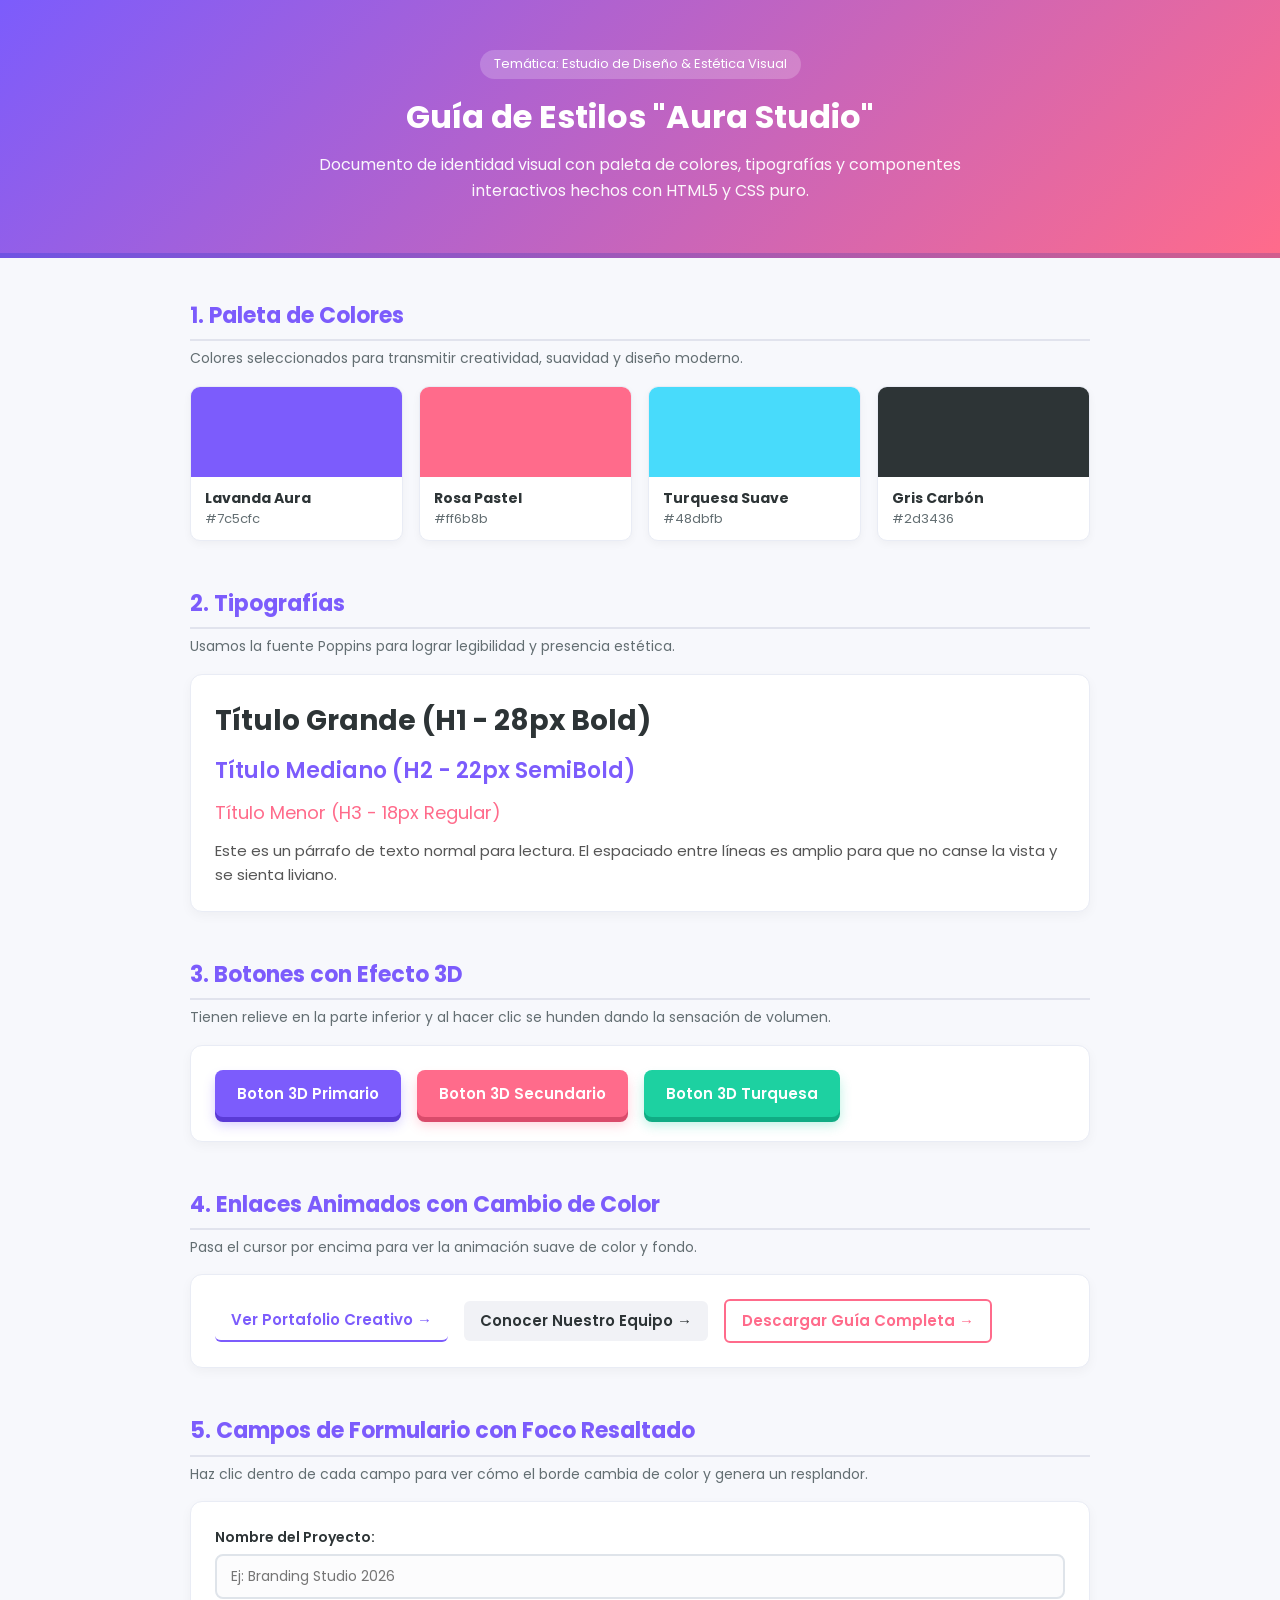
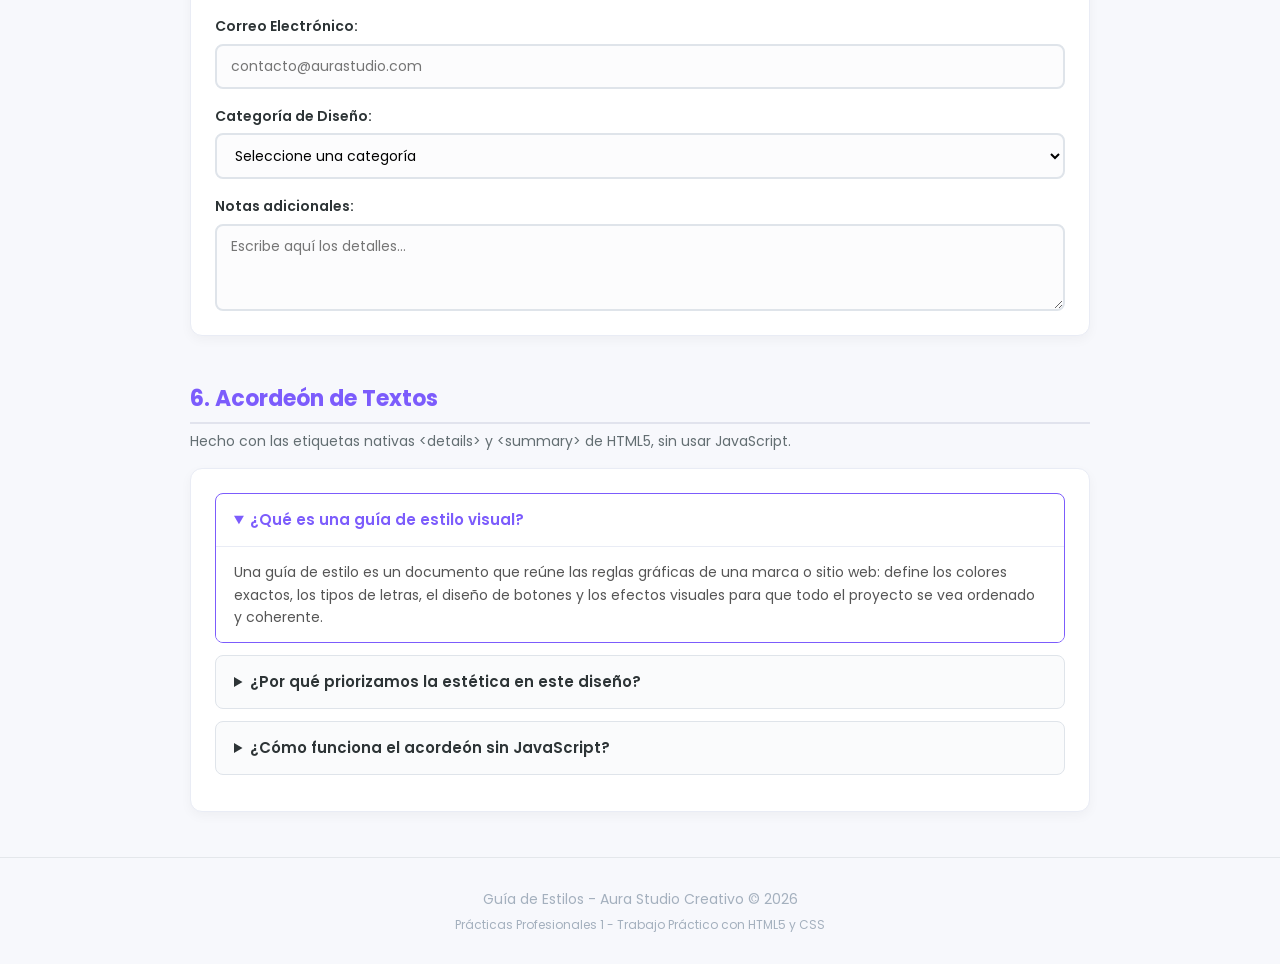
<file: Practicas-Profesionales-I/Trabajo-Practico-2/Punto-4/index.html>
<!DOCTYPE html>
<html lang="es">

<head>
    <meta charset="UTF-8">
    <meta name="viewport" content="width=device-width, initial-scale=1.0">
    <title>Guía de Estilos - Aura Studio Creativo</title>

    <!-- Fuente de Google Fonts para mejorar la tipografia -->
    <link rel="preconnect" href="https://fonts.googleapis.com">
    <link rel="preconnect" href="https://fonts.gstatic.com" crossorigin>
    <link href="https://fonts.googleapis.com/css2?family=Poppins:wght@300;400;600;700&display=swap" rel="stylesheet">

    <!-- Hoja de estilos externa -->
    <link rel="stylesheet" href="styles.css">
</head>

<body>

    <!-- Encabezado de la guia de estilos -->
    <header class="cabecera">
        <div class="contenedor">
            <span class="etiqueta-tema">Temática: Estudio de Diseño & Estética Visual</span>
            <h1 class="titulo-principal">Guía de Estilos "Aura Studio"</h1>
            <p class="descripcion-cabecera">
                Documento de identidad visual con paleta de colores, tipografías y componentes interactivos hechos con HTML5 y CSS puro.
            </p>
        </div>
    </header>

    <main class="contenedor">

        <!-- 1. Paleta de colores -->
        <section class="seccion-guia">
            <h2 class="subtitulo-seccion">1. Paleta de Colores</h2>
            <p class="texto-explicativo">Colores seleccionados para transmitir creatividad, suavidad y diseño moderno.</p>

            <div class="grilla-colores">
                <!-- Color 1: Violeta principal -->
                <div class="caja-color">
                    <div class="muestra-color color-primario"></div>
                    <div class="info-color">
                        <strong>Lavanda Aura</strong>
                        <span>#7c5cfc</span>
                    </div>
                </div>

                <!-- Color 2: Rosa coral -->
                <div class="caja-color">
                    <div class="muestra-color color-secundario"></div>
                    <div class="info-color">
                        <strong>Rosa Pastel</strong>
                        <span>#ff6b8b</span>
                    </div>
                </div>

                <!-- Color 3: Celeste agua -->
                <div class="caja-color">
                    <div class="muestra-color color-acento"></div>
                    <div class="info-color">
                        <strong>Turquesa Suave</strong>
                        <span>#48dbfb</span>
                    </div>
                </div>

                <!-- Color 4: Fondo oscuro -->
                <div class="caja-color">
                    <div class="muestra-color color-oscuro"></div>
                    <div class="info-color">
                        <strong>Gris Carbón</strong>
                        <span>#2d3436</span>
                    </div>
                </div>
            </div>
        </section>

        <!-- 2. Tipografias -->
        <section class="seccion-guia">
            <h2 class="subtitulo-seccion">2. Tipografías</h2>
            <p class="texto-explicativo">Usamos la fuente Poppins para lograr legibilidad y presencia estética.</p>

            <div class="caja-componente">
                <h1 class="ejemplo-h1">Título Grande (H1 - 28px Bold)</h1>
                <h2 class="ejemplo-h2">Título Mediano (H2 - 22px SemiBold)</h2>
                <h3 class="ejemplo-h3">Título Menor (H3 - 18px Regular)</h3>
                <p class="ejemplo-parrafo">
                    Este es un párrafo de texto normal para lectura. El espaciado entre líneas es amplio para que no canse la vista y se sienta liviano.
                </p>
            </div>
        </section>

        <!-- 3. Botones con efecto 3D -->
        <section class="seccion-guia">
            <h2 class="subtitulo-seccion">3. Botones con Efecto 3D</h2>
            <p class="texto-explicativo">Tienen relieve en la parte inferior y al hacer clic se hunden dando la sensación de volumen.</p>

            <div class="caja-componente fila-elementos">
                <!-- Boton 3D primario -->
                <button type="button" class="btn-3d btn-3d-primario">
                    Boton 3D Primario
                </button>

                <!-- Boton 3D secundario -->
                <button type="button" class="btn-3d btn-3d-secundario">
                    Boton 3D Secundario
                </button>

                <!-- Boton 3D turquesa -->
                <button type="button" class="btn-3d btn-3d-acento">
                    Boton 3D Turquesa
                </button>
            </div>
        </section>

        <!-- 4. Enlaces animados con cambio de color -->
        <section class="seccion-guia">
            <h2 class="subtitulo-seccion">4. Enlaces Animados con Cambio de Color</h2>
            <p class="texto-explicativo">Pasa el cursor por encima para ver la animación suave de color y fondo.</p>

            <div class="caja-componente fila-elementos">
                <!-- Enlace 1: Cambia de color y se mueve un poco -->
                <a href="#enlaces" class="link-animado link-color-1">
                    Ver Portafolio Creativo →
                </a>

                <!-- Enlace 2: Con fondo interactivo -->
                <a href="#enlaces" class="link-animado link-color-2">
                    Conocer Nuestro Equipo →
                </a>

                <!-- Enlace 3: Borde que se rellena -->
                <a href="#enlaces" class="link-animado link-color-3">
                    Descargar Guía Completa →
                </a>
            </div>
        </section>

        <!-- 5. Campos de formulario con foco resaltado -->
        <section class="seccion-guia">
            <h2 class="subtitulo-seccion">5. Campos de Formulario con Foco Resaltado</h2>
            <p class="texto-explicativo">Haz clic dentro de cada campo para ver cómo el borde cambia de color y genera un resplandor.</p>

            <div class="caja-componente">
                <form class="formulario-estilo" action="#" method="get">
                    <!-- Campo nombre -->
                    <div class="grupo-campo">
                        <label for="nombre" class="etiqueta-campo">Nombre del Proyecto:</label>
                        <input type="text" id="nombre" class="campo-input" placeholder="Ej: Branding Studio 2026">
                    </div>

                    <!-- Campo correo -->
                    <div class="grupo-campo">
                        <label for="correo" class="etiqueta-campo">Correo Electrónico:</label>
                        <input type="email" id="correo" class="campo-input" placeholder="contacto@aurastudio.com">
                    </div>

                    <!-- Campo seleccion -->
                    <div class="grupo-campo">
                        <label for="categoria" class="etiqueta-campo">Categoría de Diseño:</label>
                        <select id="categoria" class="campo-input">
                            <option value="">Seleccione una categoría</option>
                            <option value="identidad">Identidad de Marca</option>
                            <option value="web">Diseño Web & UI</option>
                            <option value="editorial">Diseño Editorial</option>
                        </select>
                    </div>

                    <!-- Campo mensaje -->
                    <div class="grupo-campo">
                        <label for="mensaje" class="etiqueta-campo">Notas adicionales:</label>
                        <textarea id="mensaje" rows="3" class="campo-input" placeholder="Escribe aquí los detalles..."></textarea>
                    </div>
                </form>
            </div>
        </section>

        <!-- 6. Acordeon de textos hecho con HTML5 (sin JavaScript) -->
        <section class="seccion-guia">
            <h2 class="subtitulo-seccion">6. Acordeón de Textos</h2>
            <p class="texto-explicativo">Hecho con las etiquetas nativas &lt;details&gt; y &lt;summary&gt; de HTML5, sin usar JavaScript.</p>

            <div class="caja-componente">
                <!-- Item 1 del acordeon -->
                <details class="acordeon-item" open>
                    <summary class="acordeon-titulo">¿Qué es una guía de estilo visual?</summary>
                    <div class="acordeon-contenido">
                        <p>
                            Una guía de estilo es un documento que reúne las reglas gráficas de una marca o sitio web: define los colores exactos, los tipos de letras, el diseño de botones y los efectos visuales para que todo el proyecto se vea ordenado y coherente.
                        </p>
                    </div>
                </details>

                <!-- Item 2 del acordeon -->
                <details class="acordeon-item">
                    <summary class="acordeon-titulo">¿Por qué priorizamos la estética en este diseño?</summary>
                    <div class="acordeon-contenido">
                        <p>
                            Porque el objetivo es impactar visualmente al usuario con una composición armónica, bordes redondeados, sombras suaves y contrastes agradables en lugar de crear un panel administrativo o funciones pesadas.
                        </p>
                    </div>
                </details>

                <!-- Item 3 del acordeon -->
                <details class="acordeon-item">
                    <summary class="acordeon-titulo">¿Cómo funciona el acordeón sin JavaScript?</summary>
                    <div class="acordeon-contenido">
                        <p>
                            HTML5 incluye por defecto las etiquetas <code>&lt;details&gt;</code> y <code>&lt;summary&gt;</code>, las cuales el navegador abre y cierra automáticamente cuando el usuario hace clic en el título, sin necesidad de programar ningún script.
                        </p>
                    </div>
                </details>
            </div>
        </section>

    </main>

    <!-- Pie de pagina -->
    <footer class="pie-pagina">
        <div class="contenedor">
            <p>Guía de Estilos - Aura Studio Creativo &copy; 2026</p>
            <p class="pie-nota">Prácticas Profesionales 1 - Trabajo Práctico con HTML5 y CSS</p>
        </div>
    </footer>

</body>

</html>
</file>
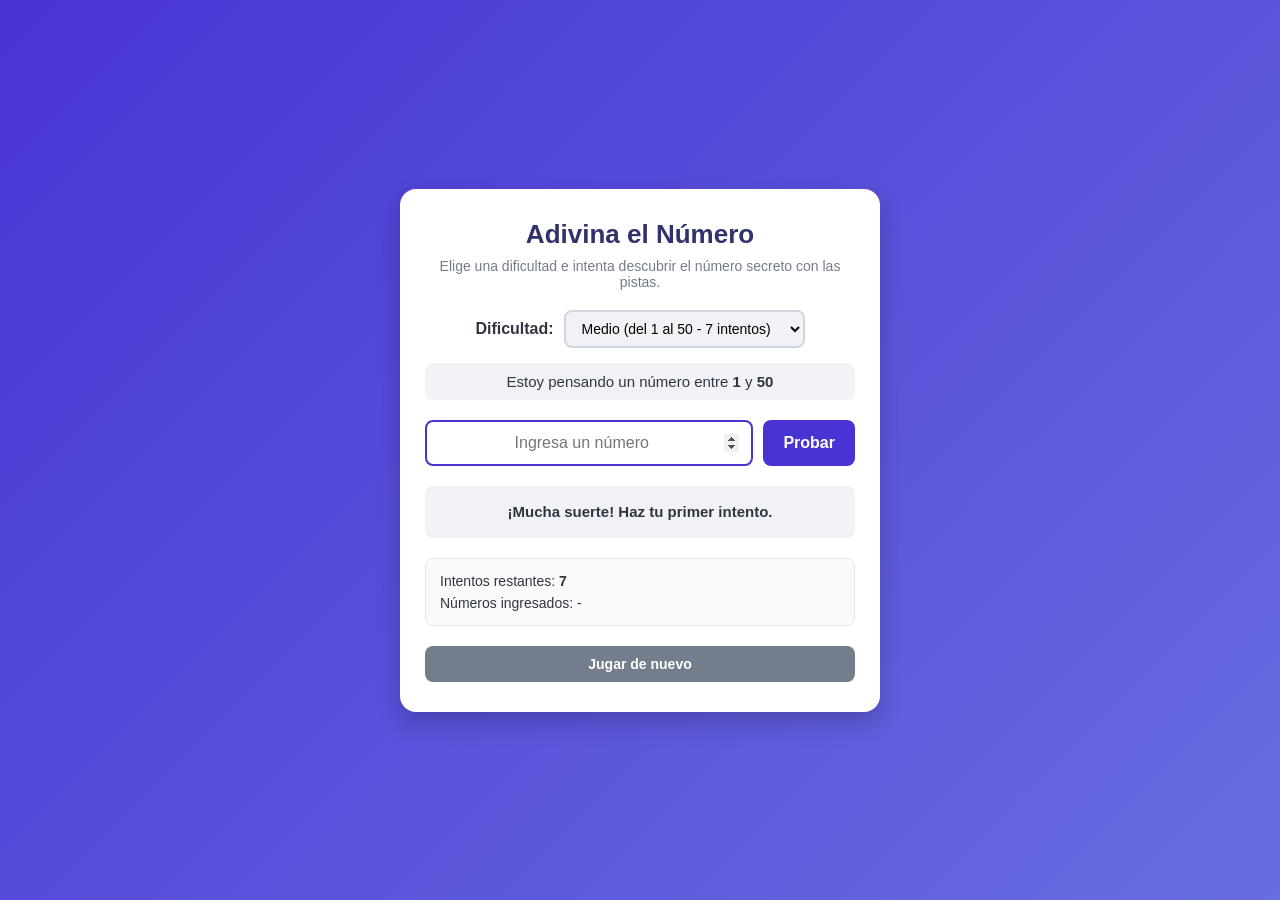
<file: Practicas-Profesionales-I/Trabajo-Practico-3/Punto-2/index.html>
<!DOCTYPE html>
<html lang="es">

<head>
    <meta charset="UTF-8">
    <meta name="viewport" content="width=device-width, initial-scale=1.0">
    <title>Minijuego: Adivina el Número</title>

    <!-- Hoja de estilos externa -->
    <link rel="stylesheet" href="styles.css">
</head>

<body>

    <!-- Tarjeta principal del juego -->
    <div class="tarjeta-juego">

        <!-- Titulo y explicacion del juego -->
        <h1>Adivina el Número</h1>
        <p class="subtitulo">Elige una dificultad e intenta descubrir el número secreto con las pistas.</p>

        <!-- Selector de dificultad -->
        <div class="caja-dificultad">
            <label for="selector-dificultad">Dificultad:</label>
            <select id="selector-dificultad">
                <option value="facil">Fácil (del 1 al 10 - 5 intentos)</option>
                <option value="medio" selected>Medio (del 1 al 50 - 7 intentos)</option>
                <option value="dificil">Difícil (del 1 al 100 - 5 intentos)</option>
            </select>
        </div>

        <!-- Texto que indica el rango segun la dificultad -->
        <div class="caja-rango">
            <p id="texto-rango">Estoy pensando un número entre <strong>1</strong> y <strong>50</strong></p>
        </div>

        <!-- Zona para ingresar el numero y probar -->
        <div class="zona-ingreso">
            <input type="number" id="numero-usuario" placeholder="Ingresa un número" min="1" max="50">
            <button type="button" id="btn-adivinar" class="btn-probar">Probar</button>
        </div>

        <!-- Mensajes para pistas o si gano/perdio -->
        <div id="caja-mensaje" class="caja-mensaje">
            <p id="mensaje-juego">¡Mucha suerte! Haz tu primer intento.</p>
        </div>

        <!-- Informacion de intentos restantes y numeros jugados -->
        <div class="panel-datos">
            <p>Intentos restantes: <strong id="intentos-restantes">7</strong></p>
            <p>Números ingresados: <span id="historial-intentos">-</span></p>
        </div>

        <!-- Boton para reiniciar la partida -->
        <button type="button" id="btn-reiniciar" class="btn-reiniciar">Jugar de nuevo</button>

    </div>

    <!-- Archivo con el codigo JavaScript (al final del body para que encuentre los elementos del HTML) -->
    <script src="app.js"></script>

</body>

</html>
</file>
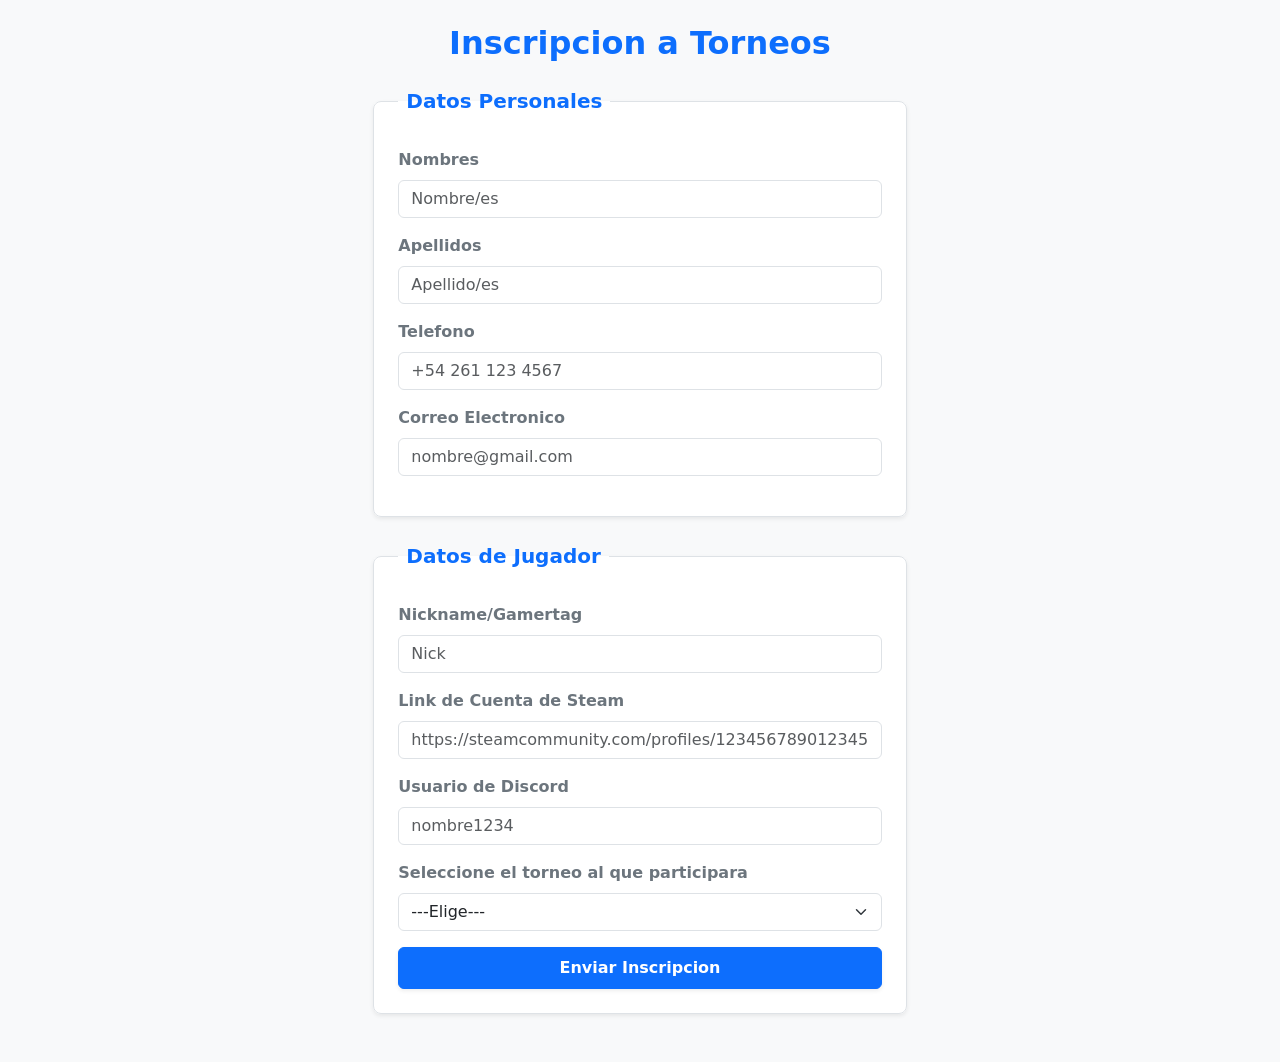
<file: Practicas-Profesionales-I/Trabajo-Practico-2/Punto-2/punto2.html>
<!DOCTYPE html>
<html lang="en">
<head>
    <meta charset="UTF-8">
    <meta name="viewport" content="width=device-width, initial-scale=1.0">
    <title>Inscripcion a Torneos de Videojuegos</title>
    <link href="https://cdn.jsdelivr.net/npm/bootstrap@5.3.3/dist/css/bootstrap.min.css" rel="stylesheet">
</head>
<body class="bg-light py-4">
    <h2 class="text-center mb-4 text-primary fw-bold">Inscripcion a Torneos</h2>
<form action="https://formspree.io/f/sample" method="post" class="col-11 col-sm-9 col-md-7 col-lg-5 mx-auto">
    <fieldset class="border rounded-3 p-4 mb-4 bg-white shadow-sm">
        <legend class="float-none w-auto px-2 fs-5 fw-bold text-primary">Datos Personales</legend>
        <p class="mb-3">
        <Label for="nombre" class="form-label fw-semibold text-secondary">Nombres</Label><br>
        <input type="text" id="nombre" name="nombre-personal" class="form-control" placeholder="Nombre/es" required>
        </p>
        
        <p class="mb-3">
        <Label for="apellidos" class="form-label fw-semibold text-secondary">Apellidos</Label><br>
        <input type="text" id="apellidos" name="apellido-personal" class="form-control" placeholder="Apellido/es" required>
        </p>

        <p class="mb-3">
        <Label for="telefono" class="form-label fw-semibold text-secondary">Telefono</Label><br>
        <input type="tel" id="telefono" name="telefono-personal" class="form-control" placeholder="+54 261 123 4567" required pattern="[0-9+\s-]{8,20}">
        </p>
        
        <p class="mb-3">
        <Label for="correo" class="form-label fw-semibold text-secondary">Correo Electronico</Label><br>
        <input type="email" id="correo" name="correo-personal" class="form-control" placeholder="nombre@gmail.com" required>
        </p>
    </fieldset>
    
    <fieldset class="border rounded-3 p-4 mb-4 bg-white shadow-sm">
    <legend class="float-none w-auto px-2 fs-5 fw-bold text-primary">Datos de Jugador</legend>
        
        <p class="mb-3">
        <Label for="nickname" class="form-label fw-semibold text-secondary">Nickname/Gamertag</Label><br>
        <input type="text" id="nickname" name="nickname-jugador" class="form-control" placeholder="Nick" required>
        </p>

        <p class="mb-3">
        <Label for="steam-cuenta" class="form-label fw-semibold text-secondary">Link de Cuenta de Steam</Label><br>
        <input type="url" id="steam-cuenta" name="steam-jugador" class="form-control" placeholder="https://steamcommunity.com/profiles/1234567890123456/" required>
        </p>

        <p class="mb-3">
        <Label for="discord-tag" class="form-label fw-semibold text-secondary">Usuario de Discord</Label><br>
        <input type="text" id="discord-tag" name="discord-jugador" class="form-control" placeholder="nombre1234" required>
        </p>

        <p class="mb-3">
        <Label for="torneo" class="form-label fw-semibold text-secondary">Seleccione el torneo al que participara </Label><br>
        <select id="torneo" name="torneos" class="form-select" required>
            <option value="" selected disabled>---Elige---</option>
            <option value="counter-strike">Counter-Strike</option>
            <option value="mortal-kombat">Mortal Kombat 1</option>
            <option value="fortnite">Fortnite</option>
            <option value="dragon-ball">Dragon Ball Sparking Zero</option>    
        </select>
        </p>
        
        <button type="submit" class="btn btn-primary w-100 py-2 fw-semibold shadow-sm">Enviar Inscripcion</button>
    
    </fieldset>

</form>
    <script src="https://cdn.jsdelivr.net/npm/bootstrap@5.3.3/dist/js/bootstrap.bundle.min.js"></script>
</body>
</html>
</file>
<file: Practicas-Profesionales-I/Trabajo-Practico-2/Punto-4/styles.css>
/* Estilos de la guia de estilos - Aura Studio */

/* Reseteo basico para que los navegadores se vean parecidos */
* {
    margin: 0;
    padding: 0;
    box-sizing: border-box;
}

/* Tipografia y color de fondo principal */
body {
    font-family: 'Poppins', sans-serif;
    background-color: #f7f8fc;
    color: #2d3436;
    line-height: 1.6;
}

/* Contenedor para centrar el contenido en la pantalla */
.contenedor {
    width: 90%;
    max-width: 900px;
    margin: 0 auto;
}

/* Encabezado con degradado de colores */
.cabecera {
    background: linear-gradient(135deg, #7c5cfc, #ff6b8b);
    color: #ffffff;
    padding: 50px 0;
    text-align: center;
    margin-bottom: 40px;
    border-bottom: 5px solid rgba(0, 0, 0, 0.1);
}

.etiqueta-tema {
    display: inline-block;
    background-color: rgba(255, 255, 255, 0.2);
    padding: 4px 14px;
    border-radius: 20px;
    font-size: 13px;
    margin-bottom: 12px;
}

.titulo-principal {
    font-size: 32px;
    font-weight: 700;
    margin-bottom: 10px;
}

.descripcion-cabecera {
    font-size: 16px;
    max-width: 650px;
    margin: 0 auto;
    opacity: 0.95;
}

/* Espaciado entre secciones */
.seccion-guia {
    margin-bottom: 45px;
}

.subtitulo-seccion {
    font-size: 22px;
    color: #7c5cfc;
    margin-bottom: 6px;
    border-bottom: 2px solid #e1e3ed;
    padding-bottom: 6px;
}

.texto-explicativo {
    color: #636e72;
    font-size: 14px;
    margin-bottom: 16px;
}

/* Caja blanca para mostrar cada componente */
.caja-componente {
    background-color: #ffffff;
    border: 1px solid #e9ecf5;
    border-radius: 12px;
    padding: 24px;
    box-shadow: 0 4px 12px rgba(0, 0, 0, 0.04);
}

/* Alinear botones y enlaces en fila */
.fila-elementos {
    display: flex;
    flex-wrap: wrap;
    gap: 16px;
    align-items: center;
}

/* Muestras de la paleta de colores */
.grilla-colores {
    display: grid;
    grid-template-columns: repeat(auto-fit, minmax(180px, 1fr));
    gap: 16px;
}

.caja-color {
    background-color: #ffffff;
    border-radius: 10px;
    overflow: hidden;
    border: 1px solid #e9ecf5;
    box-shadow: 0 3px 8px rgba(0, 0, 0, 0.04);
}

.muestra-color {
    height: 90px;
    width: 100%;
}

.color-primario {
    background-color: #7c5cfc;
}

.color-secundario {
    background-color: #ff6b8b;
}

.color-acento {
    background-color: #48dbfb;
}

.color-oscuro {
    background-color: #2d3436;
}

.info-color {
    padding: 10px 14px;
    display: flex;
    flex-direction: column;
}

.info-color strong {
    font-size: 14px;
}

.info-color span {
    font-size: 13px;
    color: #636e72;
}

/* Muestras de tipografias */
.ejemplo-h1 {
    font-size: 28px;
    font-weight: 700;
    color: #2d3436;
    margin-bottom: 10px;
}

.ejemplo-h2 {
    font-size: 22px;
    font-weight: 600;
    color: #7c5cfc;
    margin-bottom: 10px;
}

.ejemplo-h3 {
    font-size: 18px;
    font-weight: 400;
    color: #ff6b8b;
    margin-bottom: 12px;
}

.ejemplo-parrafo {
    font-size: 15px;
    color: #555555;
}

/* Botones con efecto 3D */
.btn-3d {
    font-family: inherit;
    font-size: 15px;
    font-weight: 600;
    padding: 12px 22px;
    border: none;
    border-radius: 8px;
    cursor: pointer;
    color: #ffffff;
    transition: transform 0.1s ease, box-shadow 0.1s ease;
}

/* Boton 3D primario */
.btn-3d-primario {
    background-color: #7c5cfc;
    box-shadow: 0 5px 0 #5a3ad6, 0 8px 12px rgba(124, 92, 252, 0.3);
}

/* Efecto de hundimiento cuando se hace clic en el boton */
.btn-3d-primario:active {
    transform: translateY(4px);
    box-shadow: 0 1px 0 #5a3ad6;
}

/* Boton 3D secundario */
.btn-3d-secundario {
    background-color: #ff6b8b;
    box-shadow: 0 5px 0 #d94b6b, 0 8px 12px rgba(255, 107, 139, 0.3);
}

.btn-3d-secundario:active {
    transform: translateY(4px);
    box-shadow: 0 1px 0 #d94b6b;
}

/* Boton 3D turquesa */
.btn-3d-acento {
    background-color: #1dd1a1;
    box-shadow: 0 5px 0 #10ac84, 0 8px 12px rgba(29, 209, 161, 0.3);
}

.btn-3d-acento:active {
    transform: translateY(4px);
    box-shadow: 0 1px 0 #10ac84;
}

/* Enlaces animados con cambio de color */
.link-animado {
    text-decoration: none;
    font-weight: 600;
    font-size: 15px;
    padding: 8px 16px;
    border-radius: 6px;
    display: inline-block;
    transition: color 0.3s ease, background-color 0.3s ease, transform 0.2s ease;
}

/* Enlace 1: cambia de color y se mueve a la derecha */
.link-color-1 {
    color: #7c5cfc;
    border-bottom: 2px solid #7c5cfc;
}

.link-color-1:hover {
    color: #ff6b8b;
    border-bottom-color: #ff6b8b;
    transform: translateX(5px);
}

/* Enlace 2: aparece un fondo de color al pasar el mouse */
.link-color-2 {
    color: #2d3436;
    background-color: #f1f2f6;
}

.link-color-2:hover {
    color: #ffffff;
    background-color: #7c5cfc;
    transform: scale(1.04);
}

/* Enlace 3: borde que cambia a relleno completo */
.link-color-3 {
    color: #ff6b8b;
    border: 2px solid #ff6b8b;
}

.link-color-3:hover {
    color: #ffffff;
    background-color: #ff6b8b;
    transform: translateY(-2px);
}

/* Formulario */
.formulario-estilo {
    display: flex;
    flex-direction: column;
    gap: 16px;
}

.grupo-campo {
    display: flex;
    flex-direction: column;
}

.etiqueta-campo {
    font-size: 14px;
    font-weight: 600;
    margin-bottom: 6px;
    color: #2d3436;
}

/* Borde normal de los campos */
.campo-input {
    font-family: inherit;
    font-size: 14px;
    padding: 10px 14px;
    border: 2px solid #dfe4ea;
    border-radius: 8px;
    background-color: #fcfcfd;
    transition: border-color 0.25s ease, box-shadow 0.25s ease, background-color 0.25s ease;
}

/* Resaltado del campo con foco (:focus) */
.campo-input:focus {
    outline: none;
    border-color: #7c5cfc;
    background-color: #ffffff;
    box-shadow: 0 0 0 4px rgba(124, 92, 252, 0.2);
}

/* Acordeon de textos con HTML5 */
.acordeon-item {
    border: 1px solid #dfe4ea;
    border-radius: 8px;
    margin-bottom: 12px;
    overflow: hidden;
    background-color: #fafbfc;
    transition: background-color 0.2s ease;
}

/* Titulo del acordeon que se puede clickear */
.acordeon-titulo {
    font-weight: 600;
    font-size: 15px;
    padding: 14px 18px;
    cursor: pointer;
    color: #2d3436;
    user-select: none;
    transition: color 0.2s ease, background-color 0.2s ease;
}

.acordeon-titulo:hover {
    background-color: #f1f2f6;
    color: #7c5cfc;
}

/* Cuando el acordeon esta abierto */
.acordeon-item[open] {
    background-color: #ffffff;
    border-color: #7c5cfc;
}

.acordeon-item[open] .acordeon-titulo {
    color: #7c5cfc;
    border-bottom: 1px solid #e9ecf5;
}

/* Texto dentro del acordeon */
.acordeon-contenido {
    padding: 14px 18px;
    font-size: 14px;
    color: #555555;
    background-color: #ffffff;
}

/* Pie de pagina */
.pie-pagina {
    text-align: center;
    padding: 30px 0;
    color: #a4b0be;
    font-size: 14px;
    margin-top: 30px;
    border-top: 1px solid #e4e7eb;
}

.pie-nota {
    font-size: 12px;
    margin-top: 4px;
}
</file>
<file: Practicas-Profesionales-I/Trabajo-Practico-3/Punto-2/styles.css>
/* Estilos del juego Adivina el Número */

/* Reseteo basico */
* {
    margin: 0;
    padding: 0;
    box-sizing: border-box;
}

/* Fondo y tipografia de la pantalla */
body {
    font-family: 'Segoe UI', Tahoma, Geneva, Verdana, sans-serif;
    background: linear-gradient(135deg, #4834d4, #686de0);
    min-height: 100vh;
    display: flex;
    justify-content: center;
    align-items: center;
    padding: 20px;
    color: #2f3542;
}

/* Tarjeta centrada con el contenido del juego */
.tarjeta-juego {
    background-color: #ffffff;
    width: 100%;
    max-width: 480px;
    padding: 30px 25px;
    border-radius: 16px;
    box-shadow: 0 10px 25px rgba(0, 0, 0, 0.2);
    text-align: center;
}

/* Titulo y descripcion */
h1 {
    font-size: 26px;
    color: #30336b;
    margin-bottom: 8px;
}

.subtitulo {
    font-size: 14px;
    color: #747d8c;
    margin-bottom: 20px;
}

/* Selector de dificultad */
.caja-dificultad {
    margin-bottom: 15px;
    display: flex;
    justify-content: center;
    align-items: center;
    gap: 10px;
    font-weight: 600;
}

select {
    padding: 8px 12px;
    border: 2px solid #ced6e0;
    border-radius: 8px;
    font-size: 14px;
    background-color: #f1f2f6;
    outline: none;
    cursor: pointer;
}

select:focus {
    border-color: #4834d4;
}

/* Rango de numeros */
.caja-rango {
    background-color: #f1f2f6;
    padding: 10px;
    border-radius: 8px;
    font-size: 15px;
    margin-bottom: 20px;
    color: #2f3542;
}

/* Input y boton de prueba */
.zona-ingreso {
    display: flex;
    gap: 10px;
    margin-bottom: 20px;
}

input[type="number"] {
    flex: 1;
    padding: 12px;
    font-size: 16px;
    border: 2px solid #ced6e0;
    border-radius: 8px;
    text-align: center;
    outline: none;
}

input[type="number"]:focus {
    border-color: #4834d4;
}

/* Boton para probar el numero */
.btn-probar {
    background-color: #4834d4;
    color: white;
    border: none;
    padding: 12px 20px;
    border-radius: 8px;
    font-size: 16px;
    font-weight: bold;
    cursor: pointer;
    transition: background-color 0.2s ease;
}

.btn-probar:hover {
    background-color: #30336b;
}

/* Caja de mensajes para dar pistas */
.caja-mensaje {
    padding: 14px;
    border-radius: 8px;
    background-color: #f1f2f6;
    font-size: 15px;
    font-weight: 600;
    margin-bottom: 20px;
    min-height: 52px;
    display: flex;
    align-items: center;
    justify-content: center;
}

/* Clases para cambiar el color del mensaje segun la situacion */
.mensaje-ganaste {
    background-color: #2ed573;
    color: #ffffff;
}

.mensaje-perdiste {
    background-color: #ff4757;
    color: #ffffff;
}

.mensaje-pista {
    background-color: #ffa502;
    color: #ffffff;
}

/* Panel con los intentos */
.panel-datos {
    background-color: #fafafa;
    border: 1px solid #e4e7eb;
    padding: 14px;
    border-radius: 8px;
    margin-bottom: 20px;
    font-size: 14px;
    text-align: left;
}

.panel-datos p {
    margin-bottom: 6px;
}

.panel-datos p:last-child {
    margin-bottom: 0;
}

/* Boton para reiniciar */
.btn-reiniciar {
    background-color: #747d8c;
    color: white;
    border: none;
    padding: 10px 18px;
    border-radius: 8px;
    font-size: 14px;
    font-weight: 600;
    cursor: pointer;
    width: 100%;
    transition: background-color 0.2s ease;
}

.btn-reiniciar:hover {
    background-color: #2f3542;
}

/* Estilo cuando el juego se termina */
button:disabled, input:disabled {
    opacity: 0.6;
    cursor: not-allowed;
}
</file>
